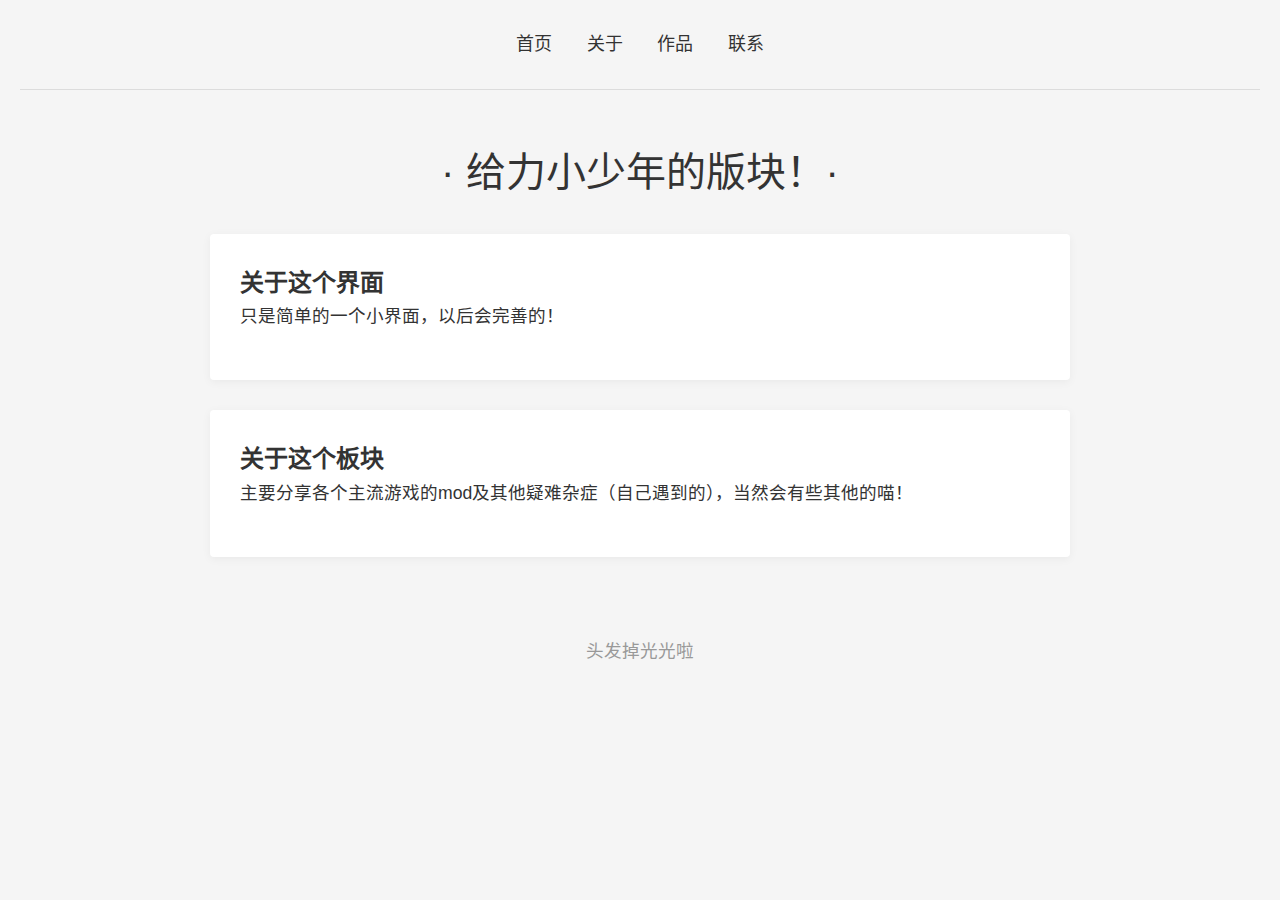
<file: index.html>
<!DOCTYPE html>
<html lang="zh-CN">
<head>
    <meta charset="UTF-8">
    <meta name="viewport" content="width=device-width, initial-scale=1.0">
    <title>或许会有帮助</title>
    <style>
        /* 基础样式重置 */
        * {
            margin: 0;
            padding: 0;
            box-sizing: border-box;
            font-family: 'Helvetica Neue', Arial, sans-serif;
        }
        
        /* 配色方案 */
        :root {
            --primary: #6C8EBF;  /* 柔和的蓝灰色 */
            --secondary: #D9C7B8; /* 米白色 */
            --text: #333333;     /* 深灰文字 */
            --light: #F5F5F5;    /* 浅灰背景 */
        }
        
        body {
            background-color: var(--light);
            color: var(--text);
            line-height: 1.6;
            padding: 0 20px;
        }
        
        /* 导航栏 */
        header {
            padding: 30px 0;
            text-align: center;
            border-bottom: 1px solid rgba(0,0,0,0.1);
        }
        
        nav a {
            color: var(--text);
            text-decoration: none;
            margin: 0 15px;
            font-size: 18px;
            transition: color 0.3s;
        }
        
        nav a:hover {
            color: var(--primary);
        }
        
        /* 主要内容区 */
        .container {
            max-width: 900px;
            margin: 50px auto;
            padding: 0 20px;
        }
        
        h1 {
            font-size: 2.5rem;
            margin-bottom: 30px;
            font-weight: 300;
            text-align: center;
        }
        
        p {
            margin-bottom: 20px;
            font-size: 1.1rem;
        }
        
        /* 卡片式内容区块 */
        .card {
            background: white;
            padding: 30px;
            margin-bottom: 30px;
            border-radius: 4px;
            box-shadow: 0 2px 10px rgba(0,0,0,0.05);
        }
        
        /* 页脚 */
        footer {
            text-align: center;
            padding: 30px 0;
            color: #999;
            font-size: 14px;
        }
        
        /* 响应式设计 */
        @media (max-width: 768px) {
            h1 {
                font-size: 2rem;
            }
            
            nav a {
                display: block;
                margin: 10px 0;
            }
        }
    </style>
</head>
<body>
    <header>
        <nav>
            <a href="#">首页</a>
            <a href="#">关于</a>
            <a href="#">作品</a>
            <a href="#">联系</a>
        </nav>
    </header>
    
    <div class="container">
        <h1> · 给力小少年的版块！· </h1>
        
        <div class="card">
            <h2>关于这个界面</h2>
            <p>只是简单的一个小界面，以后会完善的！</p>
        </div>
        
        <div class="card">
            <h2>关于这个板块</h2>
            <p>主要分享各个主流游戏的mod及其他疑难杂症（自己遇到的），当然会有些其他的喵！</p>
        </div>
    </div>
    
    <footer>
        <p>头发掉光光啦</p>
    </footer>
</body>
</html>
</file>
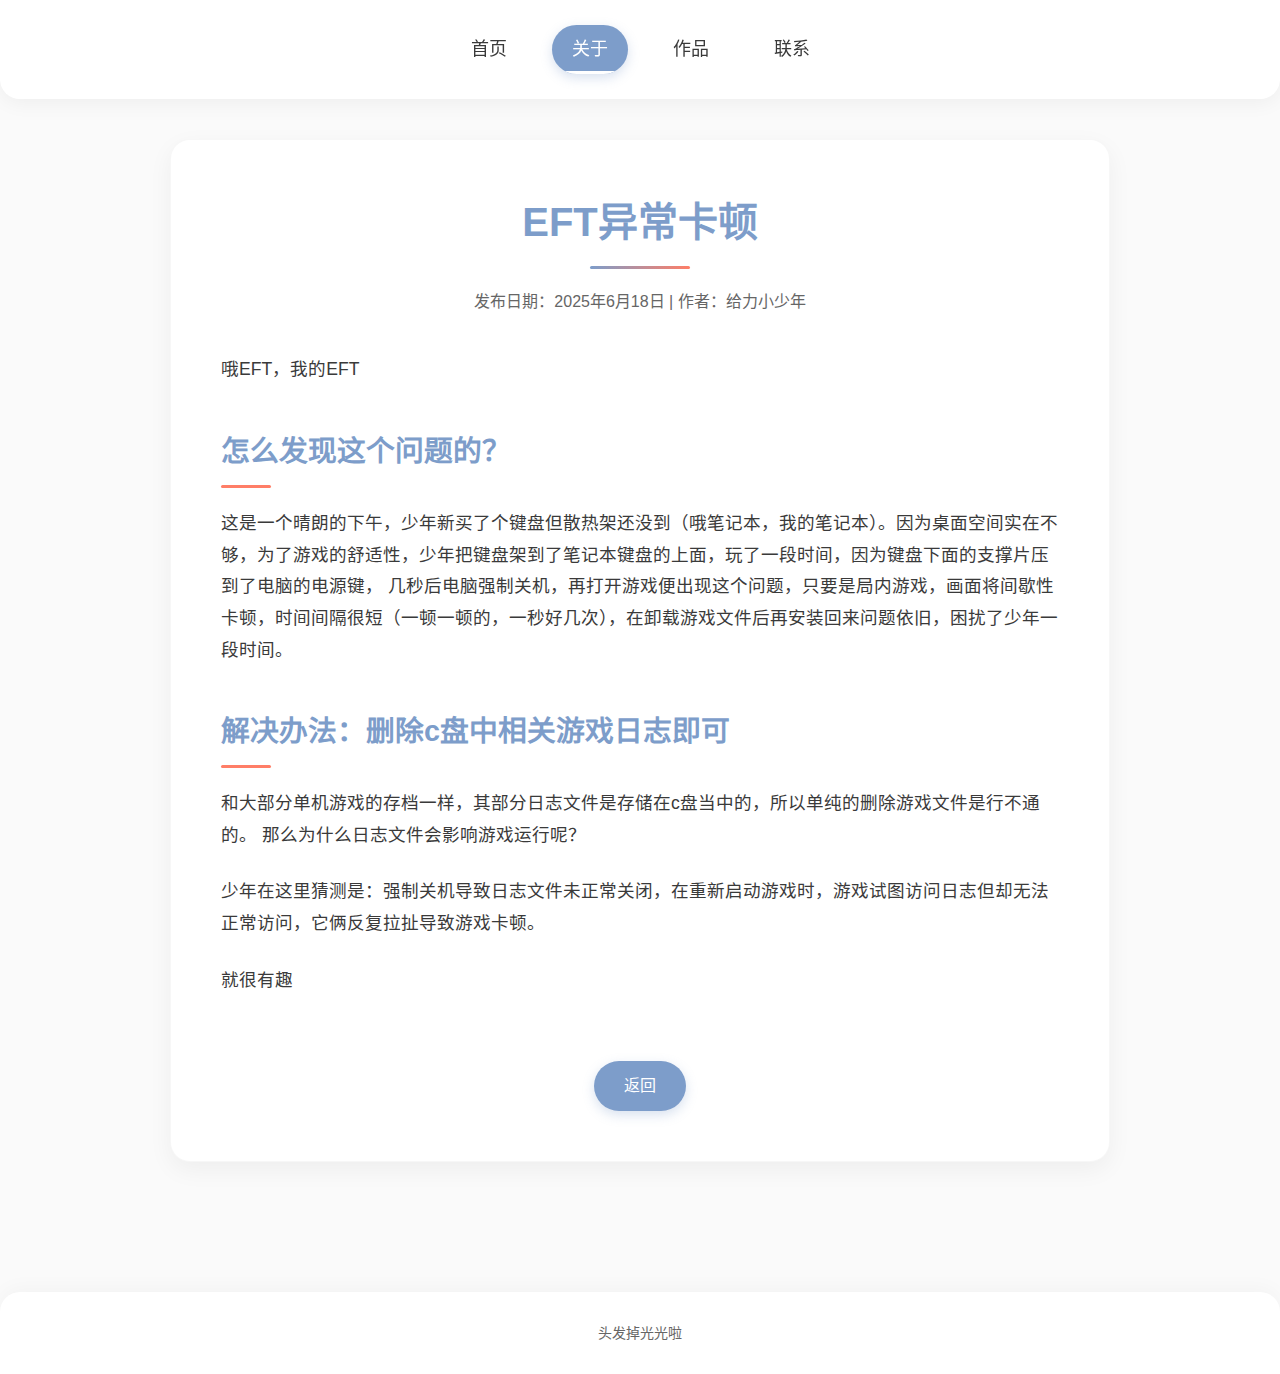
<file: abEFT.html>
<!DOCTYPE html>
<html lang="zh-CN">
<head>
    <meta charset="UTF-8">
    <meta name="viewport" content="width=device-width, initial-scale=1.0">
    <title>关于关于 | 给力小少年</title>
    <style>
        /* 基础样式重置 */
        * {
            margin: 0;
            padding: 0;
            box-sizing: border-box;
            font-family: 'Helvetica Neue', Arial, 'PingFang SC', 'Microsoft YaHei', sans-serif;
        }
        
        /* 配色方案 - 与主页一致 */
        :root {
            --primary: #7D9DCA;  /* 更明亮的蓝灰色 */
            --primary-light: #E1E9F5; /* 浅蓝色 */
            --secondary: #E8D8C5; /* 更温暖的米白色 */
            --text: #3A3A3A;     /* 深灰文字 */
            --text-light: #666666; /* 浅灰色文字 */
            --light: #FAFAFA;    /* 更白的背景 */
            --card-bg: #FFFFFF;  /* 卡片背景 */
            --highlight: #FF7E67; /* 强调色 - 珊瑚色 */
        }
        
        body {
            background-color: var(--light);
            color: var(--text);
            line-height: 1.6;
            padding: 0;
            min-height: 100vh;
            display: flex;
            flex-direction: column;
        }
        
        /* 导航栏 - 与主页一致 */
        header {
            padding: 25px 0;
            text-align: center;
            background-color: var(--card-bg);
            box-shadow: 0 4px 20px rgba(0,0,0,0.05);
            position: sticky;
            top: 0;
            z-index: 100;
            border-bottom-left-radius: 20px;
            border-bottom-right-radius: 20px;
        }
        
        nav {
            display: flex;
            justify-content: center;
            gap: 25px;
        }
        
        nav a {
            color: var(--text);
            text-decoration: none;
            font-size: 18px;
            padding: 10px 20px;
            border-radius: 50px;
            transition: all 0.3s ease;
            position: relative;
            overflow: hidden;
        }
        
        nav a:hover {
            color: var(--primary);
            background-color: var(--primary-light);
        }
        
        nav a.active {
            color: white;
            background-color: var(--primary);
            font-weight: 500;
            box-shadow: 0 4px 12px rgba(125, 157, 202, 0.3);
        }
        
        nav a::after {
            content: '';
            position: absolute;
            bottom: 0;
            left: 50%;
            width: 0;
            height: 3px;
            background-color: var(--highlight);
            transition: all 0.3s ease;
            transform: translateX(-50%);
            border-radius: 3px;
        }
        
        nav a:hover::after {
            width: 60%;
        }
        
        nav a.active::after {
            width: 80%;
            background-color: white;
        }
        
        /* 主要内容区 */
        .container {
            max-width: 1000px;
            margin: 40px auto;
            padding: 0 30px;
            flex: 1;
        }
        
        /* 文章卡片 - 圆润风格 */
        .article-card {
            background: var(--card-bg);
            padding: 50px;
            margin-bottom: 40px;
            border-radius: 20px;
            box-shadow: 0 8px 25px rgba(0,0,0,0.05);
            transition: all 0.3s ease;
            border: 1px solid rgba(0,0,0,0.03);
        }
        
        .article-card:hover {
            box-shadow: 0 12px 30px rgba(0,0,0,0.1);
        }
        
        .article-title {
            font-size: 2.5rem;
            margin-bottom: 20px;
            color: var(--primary);
            text-align: center;
            position: relative;
            padding-bottom: 15px;
        }
        
        .article-title::after {
            content: '';
            position: absolute;
            bottom: 0;
            left: 50%;
            transform: translateX(-50%);
            width: 100px;
            height: 3px;
            background: linear-gradient(90deg, var(--primary), var(--highlight));
            border-radius: 3px;
        }
        
        .article-meta {
            color: var(--text-light);
            text-align: center;
            margin-bottom: 40px;
            font-size: 1rem;
        }
        
        .article-content {
            font-size: 1.1rem;
            line-height: 1.8;
            color: var(--text);
        }
        
        .article-content p {
            margin-bottom: 25px;
        }
        
        .article-content h2 {
            font-size: 1.8rem;
            margin: 40px 0 20px;
            color: var(--primary);
            position: relative;
            padding-bottom: 10px;
        }
        
        .article-content h2::after {
            content: '';
            position: absolute;
            bottom: 0;
            left: 0;
            width: 50px;
            height: 3px;
            background-color: var(--highlight);
            border-radius: 3px;
        }
        
        /* 返回按钮 - 圆润风格 */
        .back-btn {
            display: inline-block;
            padding: 12px 30px;
            background-color: var(--primary);
            color: white;
            text-decoration: none;
            border-radius: 50px;
            margin-top: 40px;
            transition: all 0.3s ease;
            font-size: 1rem;
            border: none;
            cursor: pointer;
            box-shadow: 0 4px 12px rgba(125, 157, 202, 0.3);
        }
        
        .back-btn:hover {
            background-color: #6a8fc1;
            transform: translateY(-2px);
            box-shadow: 0 6px 15px rgba(125, 157, 202, 0.4);
        }
        
        .back-btn-container {
            text-align: center;
        }
        
        /* 页脚 - 与主页一致 */
        footer {
            text-align: center;
            padding: 30px 0;
            color: var(--text-light);
            font-size: 14px;
            background-color: var(--card-bg);
            border-top-left-radius: 20px;
            border-top-right-radius: 20px;
            box-shadow: 0 -4px 20px rgba(0,0,0,0.03);
            margin-top: 50px;
        }
        
        footer p {
            margin: 0;
        }
        
        /* 响应式设计 */
        @media (max-width: 768px) {
            nav {
                flex-direction: column;
                gap: 10px;
                align-items: center;
            }
            
            nav a {
                width: 80%;
                text-align: center;
            }
            
            .container {
                padding: 0 20px;
            }
            
            .article-card {
                padding: 30px;
            }
            
            .article-title {
                font-size: 2rem;
            }
        }
    </style>
</head>
<body>
    <header>
        <nav>
            <a href="index.html">首页</a>
            <a href="#" class="active">关于</a>
            <a href="dh.html">作品</a>
            <a href="#">联系</a>
        </nav>
    </header>
    
    <div class="container">
        <div class="article-card">
            <h1 class="article-title">EFT异常卡顿</h1>
            <div class="article-meta">
                发布日期：2025年6月18日 | 作者：给力小少年
            </div>
            <div class="article-content">
                <!-- 保留原有文章内容 -->
                <p>哦EFT，我的EFT</p>
                
                <h2>怎么发现这个问题的？</h2>
                <p>这是一个晴朗的下午，少年新买了个键盘但散热架还没到（哦笔记本，我的笔记本）。因为桌面空间实在不够，为了游戏的舒适性，少年把键盘架到了笔记本键盘的上面，玩了一段时间，因为键盘下面的支撑片压到了电脑的电源键，
                几秒后电脑强制关机，再打开游戏便出现这个问题，只要是局内游戏，画面将间歇性卡顿，时间间隔很短（一顿一顿的，一秒好几次），在卸载游戏文件后再安装回来问题依旧，困扰了少年一段时间。</p>
                
                <h2>解决办法：删除c盘中相关游戏日志即可</h2>
                <p>和大部分单机游戏的存档一样，其部分日志文件是存储在c盘当中的，所以单纯的删除游戏文件是行不通的。
                那么为什么日志文件会影响游戏运行呢？</p>
                <p>少年在这里猜测是：强制关机导致日志文件未正常关闭，在重新启动游戏时，游戏试图访问日志但却无法正常访问，它俩反复拉扯导致游戏卡顿。<p>
                
                <p>就很有趣</p>
            </div>
            
            <div class="back-btn-container">
                <a href="dh.html" class="back-btn">返回</a>
            </div>
        </div>
    </div>
    
    <footer>
        <p>头发掉光光啦</p>
    </footer>
    
    <script>
        // 导航栏选中效果
        document.querySelectorAll('nav a').forEach(link => {
            link.addEventListener('click', function() {
                document.querySelectorAll('nav a').forEach(a => a.classList.remove('active'));
                this.classList.add('active');
            });
        });
    </script>
</body>
</html>
</file>
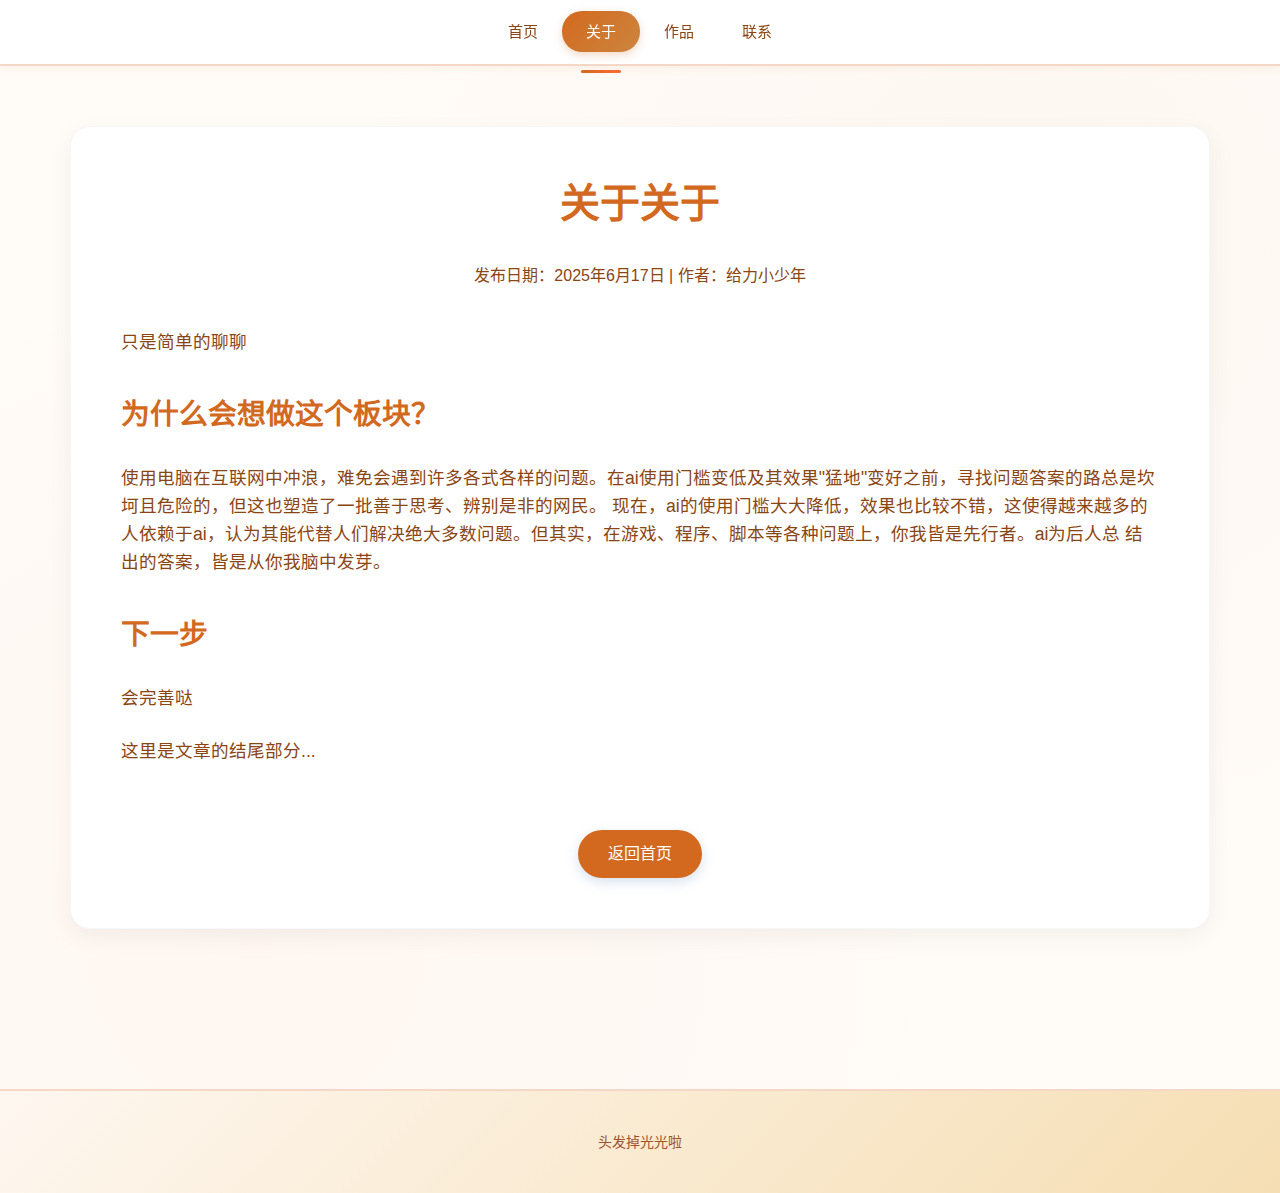
<file: about.html>
<!DOCTYPE html>
<html lang="zh-CN">

<head>
    <meta charset="UTF-8">
    <meta name="viewport" content="width=device-width, initial-scale=1.0">
    <title>关于关于 | 给力小少年</title>
    <link rel="stylesheet" href="./css/main.css">
    <style>
        /* 文章卡片 - 圆润风格 */
        .article-card {
            background: var(--card-bg);
            padding: 50px;
            margin-bottom: 40px;
            border-radius: 20px;
            box-shadow: 0 8px 25px rgba(0, 0, 0, 0.05);
            transition: all 0.3s ease;
            border: 1px solid rgba(0, 0, 0, 0.03);
        }

        .article-card:hover {
            box-shadow: 0 12px 30px rgba(0, 0, 0, 0.1);
        }

        .article-title {
            font-size: 2.5rem;
            margin-bottom: 20px;
            color: var(--primary);
            text-align: center;
            position: relative;
            padding-bottom: 15px;
        }

        .article-title::after {
            content: '';
            position: absolute;
            bottom: 0;
            left: 50%;
            transform: translateX(-50%);
            width: 100px;
            height: 3px;
            background: linear-gradient(90deg, var(--primary), var(--highlight));
            border-radius: 3px;
        }

        .article-meta {
            color: var(--text-light);
            text-align: center;
            margin-bottom: 40px;
            font-size: 1rem;
        }

        .article-content {
            font-size: 1.1rem;
            line-height: 1.8;
            color: var(--text);
        }

        .article-content p {
            margin-bottom: 25px;
        }

        .article-content h2 {
            font-size: 1.8rem;
            margin: 40px 0 20px;
            color: var(--primary);
            position: relative;
            padding-bottom: 10px;
        }

        .article-content h2::after {
            content: '';
            position: absolute;
            bottom: 0;
            left: 0;
            width: 50px;
            height: 3px;
            background-color: var(--highlight);
            border-radius: 3px;
        }

        /* 返回按钮 - 圆润风格 */
        .back-btn {
            display: inline-block;
            padding: 12px 30px;
            background-color: var(--primary);
            color: white;
            text-decoration: none;
            border-radius: 50px;
            margin-top: 40px;
            transition: all 0.3s ease;
            font-size: 1rem;
            border: none;
            cursor: pointer;
            box-shadow: 0 4px 12px rgba(125, 157, 202, 0.3);
        }

        .back-btn:hover {
            background-color: #6a8fc1;
            transform: translateY(-2px);
            box-shadow: 0 6px 15px rgba(125, 157, 202, 0.4);
        }

        .back-btn-container {
            text-align: center;
        }

        /* 响应式设计 */
        @media (max-width: 768px) {


            .article-card {
                padding: 30px;
            }

            .article-title {
                font-size: 2rem;
                margin-top: 10px;
            }

            .nav-toggle.active span:nth-child(1) {
                transform: rotate(45deg) translate(5px, 5px);
            }

            .nav-toggle.active span:nth-child(2) {
                opacity: 0;
            }

            .nav-toggle.active span:nth-child(3) {
                transform: rotate(-45deg) translate(7px, -6px);
            }
        }
    </style>
</head>

<body>
    <header>
        <div class="header-container">  
            <nav>
                <ul>
                    <li><a href="index.html">首页</a></li>
                    <li><a href="about.html" class="active">关于</a></li>
                    <li><a href="dh.html">作品</a></li>
                    <li><a href="#">联系</a></li>
                  </ul>
            </nav>
        </div>
    </header>

    <div class="container">
        <div class="article-card">
            <h1 class="article-title">关于关于</h1>
            <div class="article-meta">
                发布日期：2025年6月17日 | 作者：给力小少年
            </div>
            <div class="article-content">
                <!-- 保留原有文章内容 -->
                <p>只是简单的聊聊</p>

                <h2>为什么会想做这个板块？</h2>
                <p>使用电脑在互联网中冲浪，难免会遇到许多各式各样的问题。在ai使用门槛变低及其效果"猛地"变好之前，寻找问题答案的路总是坎坷且危险的，但这也塑造了一批善于思考、辨别是非的网民。
                    现在，ai的使用门槛大大降低，效果也比较不错，这使得越来越多的人依赖于ai，认为其能代替人们解决绝大多数问题。但其实，在游戏、程序、脚本等各种问题上，你我皆是先行者。ai为后人总
                    结出的答案，皆是从你我脑中发芽。</p>

                <h2>下一步</h2>
                <p>会完善哒</p>

                <p>这里是文章的结尾部分...</p>
            </div>

            <div class="back-btn-container">
                <a href="index.html" class="back-btn">返回首页</a>
            </div>
        </div>
    </div>

    <footer>
        <p>头发掉光光啦</p>
    </footer>

</body>

</html>
</file>
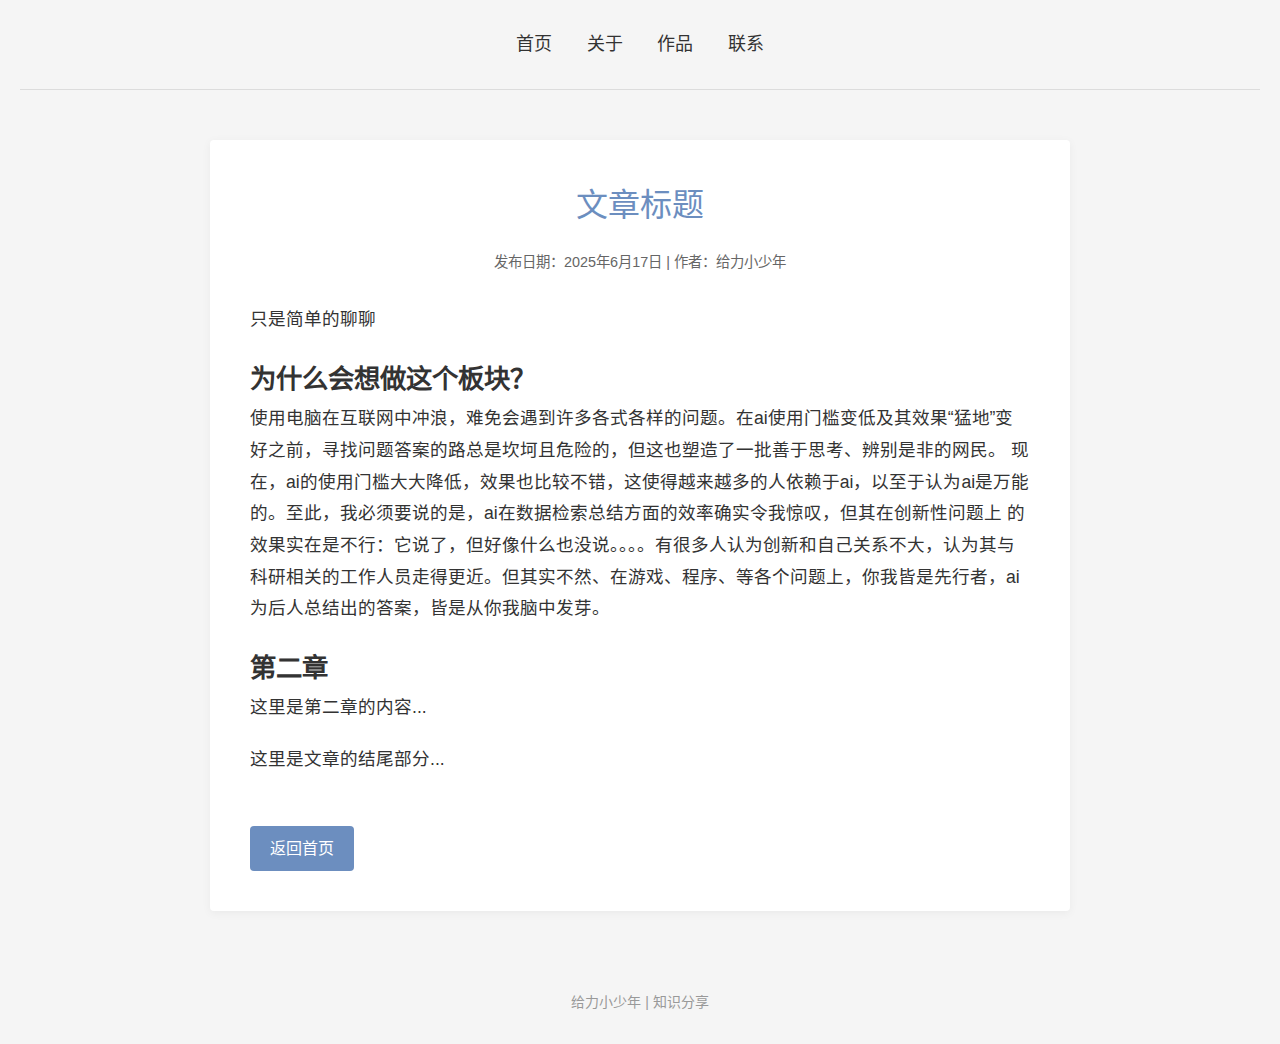
<file: bi.html>
<!DOCTYPE html>
<html lang="zh-CN">
<head>
    <meta charset="UTF-8">
    <meta name="viewport" content="width=device-width, initial-scale=1.0">
    <title>文章详情 | 给力小少年</title>
    <style>
        /* 保持与主站一致的样式 */
        * {
            margin: 0;
            padding: 0;
            box-sizing: border-box;
            font-family: 'Helvetica Neue', Arial, sans-serif;
        }
        
        :root {
            --primary: #6C8EBF;
            --secondary: #D9C7B8;
            --text: #333333;
            --light: #F5F5F5;
        }
        
        body {
            background-color: var(--light);
            color: var(--text);
            line-height: 1.6;
            padding: 0 20px;
        }
        
        header {
            padding: 30px 0;
            text-align: center;
            border-bottom: 1px solid rgba(0,0,0,0.1);
        }
        
        nav a {
            color: var(--text);
            text-decoration: none;
            margin: 0 15px;
            font-size: 18px;
            transition: color 0.3s;
        }
        
        nav a:hover {
            color: var(--primary);
        }
        
        .container {
            max-width: 900px;
            margin: 50px auto;
            padding: 0 20px;
        }
        
        h1 {
            font-size: 2.5rem;
            margin-bottom: 30px;
            font-weight: 300;
            text-align: center;
        }
        
        /* 文章卡片样式 */
        .article-card {
            background: white;
            padding: 40px;
            margin-bottom: 30px;
            border-radius: 4px;
            box-shadow: 0 2px 10px rgba(0,0,0,0.05);
        }
        
        .article-title {
            font-size: 2rem;
            margin-bottom: 20px;
            color: var(--primary);
            text-align: center;
        }
        
        .article-meta {
            color: #666;
            text-align: center;
            margin-bottom: 30px;
            font-size: 0.9rem;
        }
        
        .article-content {
            font-size: 1.1rem;
            line-height: 1.8;
        }
        
        .article-content p {
            margin-bottom: 20px;
        }
        
        /* 返回按钮 */
        .back-btn {
            display: inline-block;
            padding: 10px 20px;
            background-color: var(--primary);
            color: white;
            text-decoration: none;
            border-radius: 4px;
            margin-top: 30px;
            transition: background-color 0.3s;
        }
        
        .back-btn:hover {
            background-color: #5a7aab;
        }
        
        footer {
            text-align: center;
            padding: 30px 0;
            color: #999;
            font-size: 14px;
        }
        
        @media (max-width: 768px) {
            h1 {
                font-size: 2rem;
            }
            
            nav a {
                display: block;
                margin: 10px 0;
            }
            
            .article-card {
                padding: 20px;
            }
        }
    </style>
</head>
<body>
    <header>
        <nav>
            <a href="index.html">首页</a>
            <a href="#">关于</a>
            <a href="#">作品</a>
            <a href="#">联系</a>
        </nav>
    </header>
    
    <div class="container">
        <div class="article-card">
            <h1 class="article-title">文章标题</h1>
            <div class="article-meta">
                发布日期：2025年6月17日 | 作者：给力小少年
            </div>
            <div class="article-content">
                <!-- 在这里插入您的文章内容 -->
                <p>只是简单的聊聊</p>
                
                <h2>为什么会想做这个板块？</h2>
                <p>使用电脑在互联网中冲浪，难免会遇到许多各式各样的问题。在ai使用门槛变低及其效果“猛地”变好之前，寻找问题答案的路总是坎坷且危险的，但这也塑造了一批善于思考、辨别是非的网民。
                现在，ai的使用门槛大大降低，效果也比较不错，这使得越来越多的人依赖于ai，以至于认为ai是万能的。至此，我必须要说的是，ai在数据检索总结方面的效率确实令我惊叹，但其在创新性问题上
                的效果实在是不行：它说了，但好像什么也没说。。。。有很多人认为创新和自己关系不大，认为其与科研相关的工作人员走得更近。但其实不然、在游戏、程序、等各个问题上，你我皆是先行者，ai
                为后人总结出的答案，皆是从你我脑中发芽。</p>
                
                <h2>第二章</h2>
                <p>这里是第二章的内容...</p>
                
                <p>这里是文章的结尾部分...</p>
            </div>
            
            <a href="index.html" class="back-btn">返回首页</a>
        </div>
    </div>
    
    <footer>
        <p>给力小少年 | 知识分享</p>
    </footer>
</body>
</html>
</file>
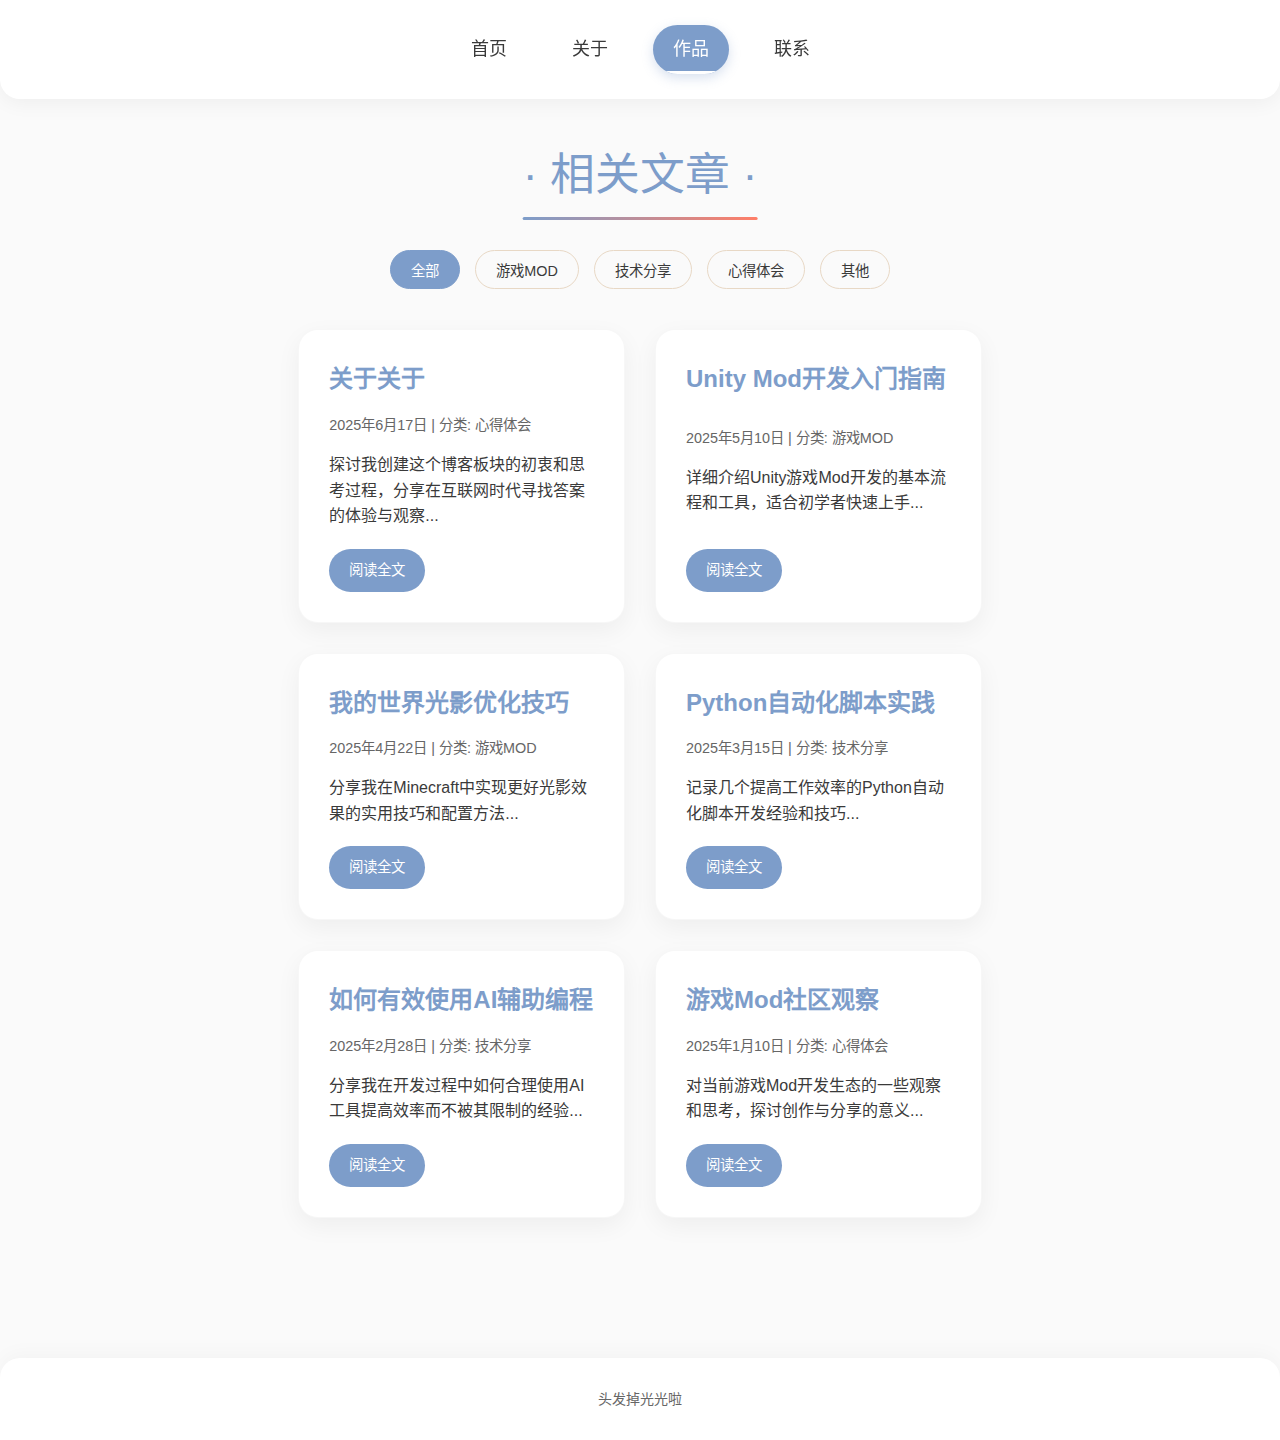
<file: dh.html>
<!DOCTYPE html>
<html lang="zh-CN">
<head>
    <meta charset="UTF-8">
    <meta name="viewport" content="width=device-width, initial-scale=1.0">
    <title>博客目录 | 给力小少年</title>
    <style>
        /* 基础样式重置 - 与主页一致 */
        * {
            margin: 0;
            padding: 0;
            box-sizing: border-box;
            font-family: 'Helvetica Neue', Arial, 'PingFang SC', 'Microsoft YaHei', sans-serif;
        }
        
        /* 配色方案 - 与主页一致 */
        :root {
            --primary: #7D9DCA;
            --primary-light: #E1E9F5;
            --secondary: #E8D8C5;
            --text: #3A3A3A;
            --text-light: #666666;
            --light: #FAFAFA;
            --card-bg: #FFFFFF;
            --highlight: #FF7E67;
        }
        
        body {
            background-color: var(--light);
            color: var(--text);
            line-height: 1.6;
            padding: 0;
            min-height: 100vh;
            display: flex;
            flex-direction: column;
        }
        
        /* 导航栏 - 与主页一致 */
        header {
            padding: 25px 0;
            text-align: center;
            background-color: var(--card-bg);
            box-shadow: 0 4px 20px rgba(0,0,0,0.05);
            position: sticky;
            top: 0;
            z-index: 100;
            border-bottom-left-radius: 20px;
            border-bottom-right-radius: 20px;
        }
        
        nav {
            display: flex;
            justify-content: center;
            gap: 25px;
        }
        
        nav a {
            color: var(--text);
            text-decoration: none;
            font-size: 18px;
            padding: 10px 20px;
            border-radius: 50px;
            transition: all 0.3s ease;
            position: relative;
            overflow: hidden;
        }
        
        nav a:hover {
            color: var(--primary);
            background-color: var(--primary-light);
        }
        
        nav a.active {
            color: white;
            background-color: var(--primary);
            font-weight: 500;
            box-shadow: 0 4px 12px rgba(125, 157, 202, 0.3);
        }
        
        nav a::after {
            content: '';
            position: absolute;
            bottom: 0;
            left: 50%;
            width: 0;
            height: 3px;
            background-color: var(--highlight);
            transition: all 0.3s ease;
            transform: translateX(-50%);
            border-radius: 3px;
        }
        
        nav a:hover::after {
            width: 60%;
        }
        
        nav a.active::after {
            width: 80%;
            background-color: white;
        }
        
        /* 主要内容区 */
        .container {
            max-width: 1000px;
            margin: 40px auto;
            padding: 0 30px;
            flex: 1;
        }
        
        .page-title {
            font-size: 2.8rem;
            margin-bottom: 40px;
            font-weight: 300;
            text-align: center;
            color: var(--primary);
            position: relative;
            display: inline-block;
            left: 50%;
            transform: translateX(-50%);
        }
        
        .page-title::after {
            content: '';
            position: absolute;
            bottom: -10px;
            left: 0;
            width: 100%;
            height: 3px;
            background: linear-gradient(90deg, var(--primary), var(--highlight));
            border-radius: 3px;
        }
        
        /* 文章目录卡片 */
        .article-list {
            display: grid;
            grid-template-columns: repeat(auto-fill, minmax(300px, 1fr));
            gap: 30px;
            margin-bottom: 50px;
        }
        
        .article-item {
            background: var(--card-bg);
            padding: 30px;
            border-radius: 20px;
            box-shadow: 0 8px 25px rgba(0,0,0,0.05);
            transition: all 0.3s ease;
            border: 1px solid rgba(0,0,0,0.03);
            display: flex;
            flex-direction: column;
        }
        
        .article-item:hover {
            transform: translateY(-5px);
            box-shadow: 0 12px 30px rgba(0,0,0,0.1);
        }
        
        .article-item h2 {
            font-size: 1.5rem;
            margin-bottom: 15px;
            color: var(--primary);
            flex-grow: 1;
        }
        
        .article-item .meta {
            color: var(--text-light);
            font-size: 0.9rem;
            margin-bottom: 15px;
        }
        
        .article-item .excerpt {
            margin-bottom: 20px;
            color: var(--text);
            line-height: 1.6;
            flex-grow: 1;
        }
        
        .read-more {
            display: inline-block;
            padding: 10px 20px;
            background-color: var(--primary);
            color: white;
            text-decoration: none;
            border-radius: 50px;
            transition: all 0.3s ease;
            align-self: flex-start;
            font-size: 0.9rem;
        }
        
        .read-more:hover {
            background-color: #6a8fc1;
            transform: translateY(-2px);
            box-shadow: 0 4px 12px rgba(125, 157, 202, 0.3);
        }
        
        /* 分类筛选 */
        .category-filter {
            display: flex;
            justify-content: center;
            gap: 15px;
            margin-bottom: 40px;
            flex-wrap: wrap;
        }
        
        .category-btn {
            padding: 8px 20px;
            background-color: var(--light);
            color: var(--text);
            border: 1px solid var(--secondary);
            border-radius: 50px;
            cursor: pointer;
            transition: all 0.3s ease;
            font-size: 0.9rem;
        }
        
        .category-btn:hover, .category-btn.active {
            background-color: var(--primary);
            color: white;
            border-color: var(--primary);
        }
        
        /* 页脚 - 与主页一致 */
        footer {
            text-align: center;
            padding: 30px 0;
            color: var(--text-light);
            font-size: 14px;
            background-color: var(--card-bg);
            border-top-left-radius: 20px;
            border-top-right-radius: 20px;
            box-shadow: 0 -4px 20px rgba(0,0,0,0.03);
            margin-top: 50px;
        }
        
        footer p {
            margin: 0;
        }
        
        /* 响应式设计 */
        @media (max-width: 768px) {
            nav {
                flex-direction: column;
                gap: 10px;
                align-items: center;
            }
            
            nav a {
                width: 80%;
                text-align: center;
            }
            
            .container {
                padding: 0 20px;
            }
            
            .article-list {
                grid-template-columns: 1fr;
            }
            
            .page-title {
                font-size: 2.2rem;
            }
        }
    </style>
</head>
<body>
    <header>
        <nav>
            <a href="index.html">首页</a>
            <a href="bi.html">关于</a>
            <a href="#" class="active">作品</a>
            <a href="#">联系</a>
        </nav>
    </header>
    
    <div class="container">
        <h1 class="page-title">· 相关文章 ·</h1>
        
        <!-- 分类筛选 -->
        <div class="category-filter">
            <button class="category-btn active">全部</button>
            <button class="category-btn">游戏MOD</button>
            <button class="category-btn">技术分享</button>
            <button class="category-btn">心得体会</button>
            <button class="category-btn">其他</button>
        </div>
        
        <!-- 文章目录 -->
        <div class="article-list">
            <!-- 文章1 -->
            <div class="article-item">
                <h2>关于关于</h2>
                <div class="meta">2025年6月17日 | 分类: 心得体会</div>
                <p class="excerpt">探讨我创建这个博客板块的初衷和思考过程，分享在互联网时代寻找答案的体验与观察...</p>
                <a href="bi.html" class="read-more">阅读全文</a>
            </div>
            
            <!-- 文章2 -->
            <div class="article-item">
                <h2>Unity Mod开发入门指南</h2>
                <div class="meta">2025年5月10日 | 分类: 游戏MOD</div>
                <p class="excerpt">详细介绍Unity游戏Mod开发的基本流程和工具，适合初学者快速上手...</p>
                <a href="article-unity-mod.html" class="read-more">阅读全文</a>
            </div>
            
            <!-- 文章3 -->
            <div class="article-item">
                <h2>我的世界光影优化技巧</h2>
                <div class="meta">2025年4月22日 | 分类: 游戏MOD</div>
                <p class="excerpt">分享我在Minecraft中实现更好光影效果的实用技巧和配置方法...</p>
                <a href="article-mc-shader.html" class="read-more">阅读全文</a>
            </div>
            
            <!-- 文章4 -->
            <div class="article-item">
                <h2>Python自动化脚本实践</h2>
                <div class="meta">2025年3月15日 | 分类: 技术分享</div>
                <p class="excerpt">记录几个提高工作效率的Python自动化脚本开发经验和技巧...</p>
                <a href="article-python-auto.html" class="read-more">阅读全文</a>
            </div>
            
            <!-- 文章5 -->
            <div class="article-item">
                <h2>如何有效使用AI辅助编程</h2>
                <div class="meta">2025年2月28日 | 分类: 技术分享</div>
                <p class="excerpt">分享我在开发过程中如何合理使用AI工具提高效率而不被其限制的经验...</p>
                <a href="article-ai-coding.html" class="read-more">阅读全文</a>
            </div>
            
            <!-- 文章6 -->
            <div class="article-item">
                <h2>游戏Mod社区观察</h2>
                <div class="meta">2025年1月10日 | 分类: 心得体会</div>
                <p class="excerpt">对当前游戏Mod开发生态的一些观察和思考，探讨创作与分享的意义...</p>
                <a href="article-mod-community.html" class="read-more">阅读全文</a>
            </div>
        </div>
    </div>
    
    <footer>
        <p>头发掉光光啦</p>
    </footer>
    
    <script>
        // 导航栏选中效果
        document.querySelectorAll('nav a').forEach(link => {
            link.addEventListener('click', function() {
                document.querySelectorAll('nav a').forEach(a => a.classList.remove('active'));
                this.classList.add('active');
            });
        });
        
        // 分类筛选功能
        document.querySelectorAll('.category-btn').forEach(btn => {
            btn.addEventListener('click', function() {
                document.querySelectorAll('.category-btn').forEach(b => b.classList.remove('active'));
                this.classList.add('active');
                // 这里可以添加实际筛选逻辑
                console.log('筛选分类:', this.textContent);
            });
        });
    </script>
</body>
</html>
</file>
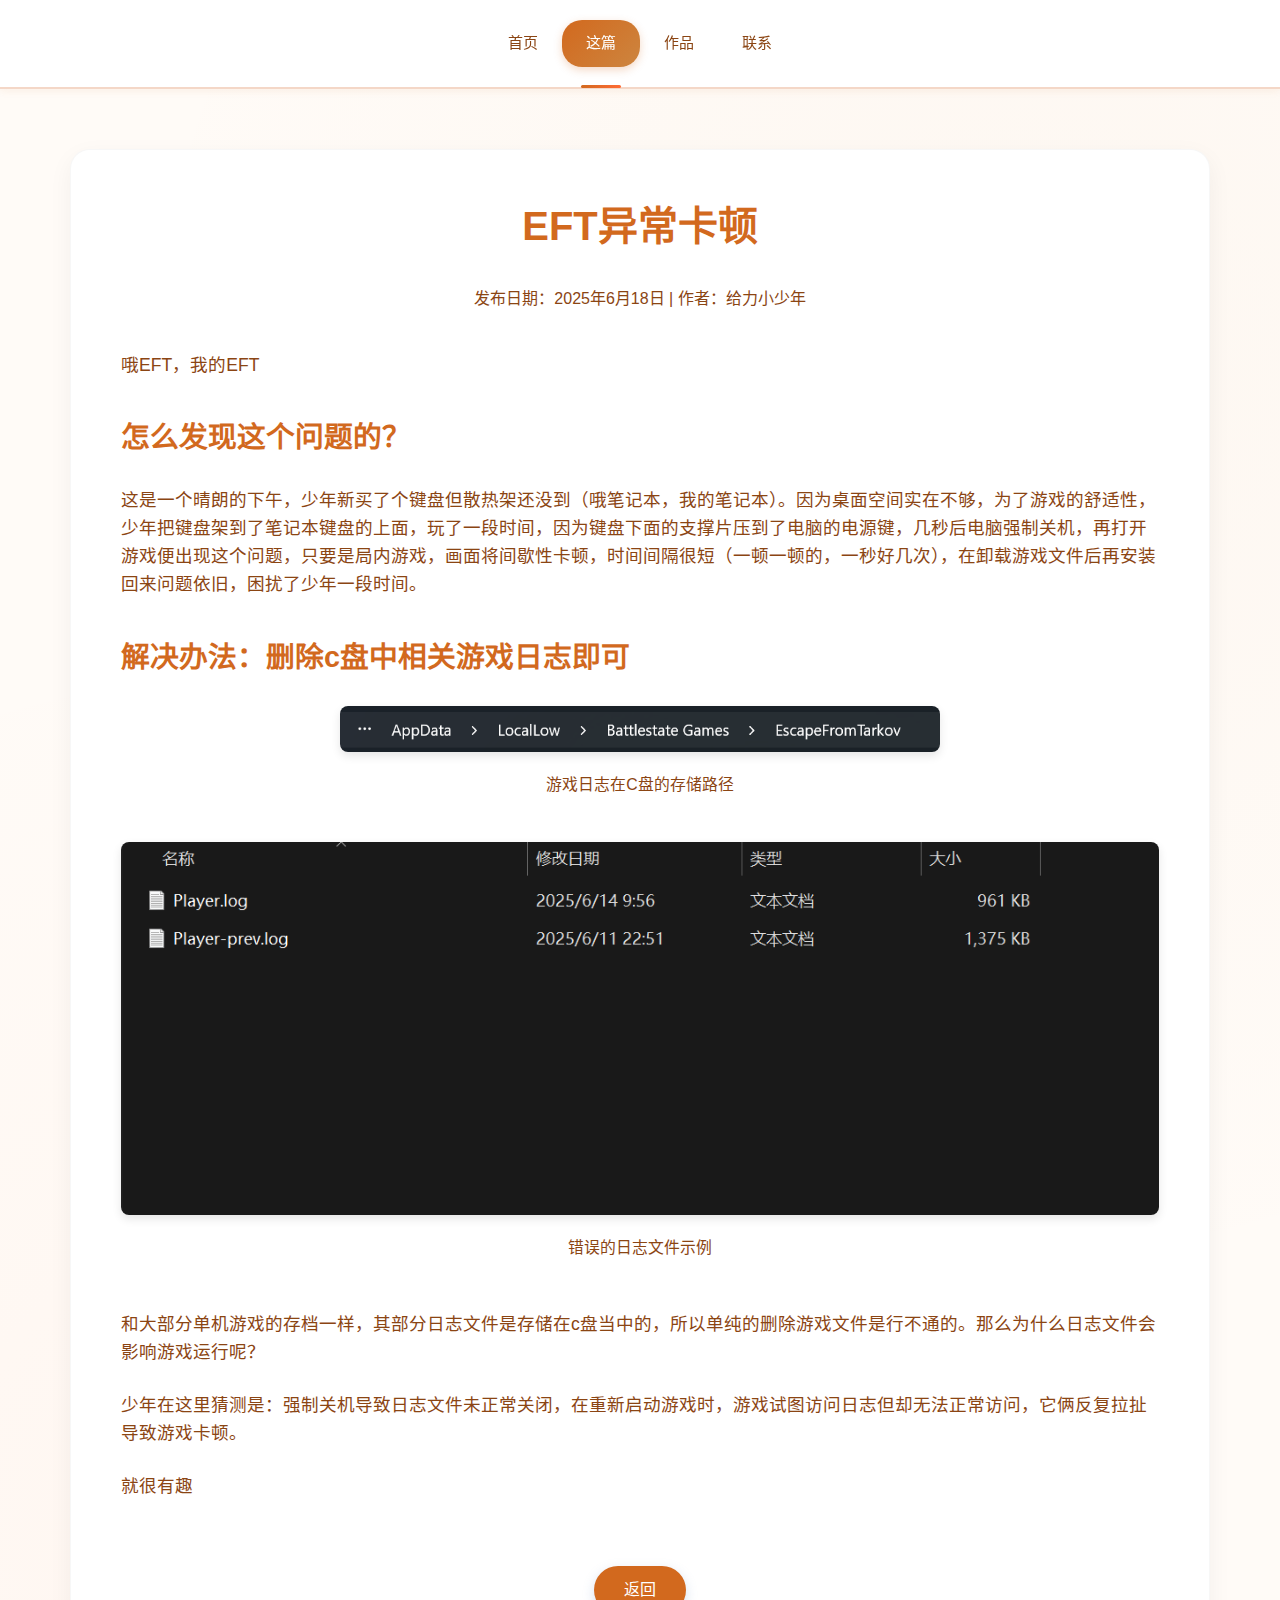
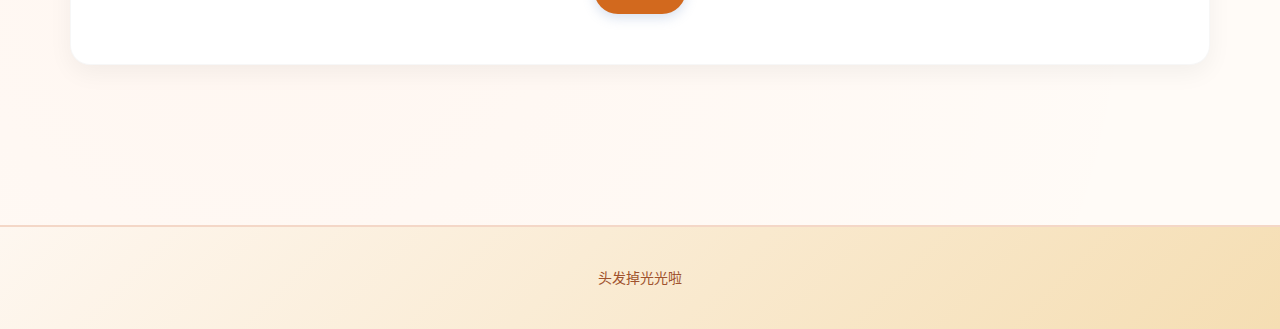
<file: post/abEFT.html>
<!DOCTYPE html>
<html lang="zh-CN">
  <head>
    <meta charset="UTF-8" />
    <meta name="viewport" content="width=device-width, initial-scale=1.0" />
    <title>EFT异常卡顿 | 给力小少年</title>
    <!-- 移除base标签，改用相对路径 -->
    <link rel="stylesheet" href="../css/main.css" />
    <style>
      /* 文章卡片 - 圆润风格 */
      .article-card {
        background: var(--card-bg);
        padding: 50px;
        margin-bottom: 40px;
        border-radius: 20px;
        box-shadow: 0 8px 25px rgba(0, 0, 0, 0.05);
        transition: all 0.3s ease;
        border: 1px solid rgba(0, 0, 0, 0.03);
      }

      .article-card:hover {
        box-shadow: 0 12px 30px rgba(0, 0, 0, 0.1);
      }

      .article-title {
        font-size: 2.5rem;
        margin-bottom: 20px;
        color: var(--primary);
        text-align: center;
        position: relative;
        padding-bottom: 15px;
      }

      .article-title::after {
        content: "";
        position: absolute;
        bottom: 0;
        left: 50%;
        transform: translateX(-50%);
        width: 100px;
        height: 3px;
        background: linear-gradient(90deg, var(--primary), var(--highlight));
        border-radius: 3px;
      }

      .article-meta {
        color: var(--text-light);
        text-align: center;
        margin-bottom: 40px;
        font-size: 1rem;
      }

      .article-content {
        font-size: 1.1rem;
        line-height: 1.8;
        color: var(--text);
      }

      .article-content p {
        margin-bottom: 25px;
      }

      .article-content h2 {
        font-size: 1.8rem;
        margin: 40px 0 20px;
        color: var(--primary);
        position: relative;
        padding-bottom: 10px;
      }

      .article-content h2::after {
        content: "";
        position: absolute;
        bottom: 0;
        left: 0;
        width: 50px;
        height: 3px;
        background-color: var(--highlight);
        border-radius: 3px;
      }

      /* 返回按钮 - 圆润风格 */
      .back-btn {
        display: inline-block;
        padding: 12px 30px;
        background-color: var(--primary);
        color: white;
        text-decoration: none;
        border-radius: 50px;
        margin-top: 40px;
        transition: all 0.3s ease;
        font-size: 1rem;
        border: none;
        cursor: pointer;
        box-shadow: 0 4px 12px rgba(125, 157, 202, 0.3);
      }

      .back-btn:hover {
        background-color: #6a8fc1;
        transform: translateY(-2px);
        box-shadow: 0 6px 15px rgba(125, 157, 202, 0.4);
      }

      .back-btn-container {
        text-align: center;
      }

      /* 新增图片样式 */
      .article-image {
        max-width: 100%;
        height: auto;
        border-radius: 8px;
        margin: 20px 0;
        box-shadow: 0 4px 10px rgba(0, 0, 0, 0.1);
        display: block;
        margin-left: auto;
        margin-right: auto;
        cursor: zoom-in;
        transition: transform 0.3s ease, box-shadow 0.3s ease;
      }

      .article-image:hover {
        transform: translateY(-3px);
        box-shadow: 0 6px 15px rgba(0, 0, 0, 0.15);
      }

      /* 图片容器，用于多图排列 */
      .image-grid {
        display: grid;
        grid-template-columns: repeat(auto-fit, minmax(300px, 1fr));
        gap: 20px;
        margin: 25px 0;
      }

      /* 图片说明文字 */
      .image-caption {
        text-align: center;
        font-size: 0.9em;
        color: var(--text-light);
        margin-top: 8px;
        margin-bottom: 15px;
      }

      /* 图片放大效果 */
      .zoomed {
        position: fixed;
        top: 50%;
        left: 50%;
        transform: translate(-50%, -50%) scale(1.05);
        z-index: 1000;
        max-width: 90vw;
        max-height: 90vh;
        cursor: zoom-out;
        box-shadow: 0 0 0 100vmax rgba(0, 0, 0, 0.8);
        border-radius: 10px;
      }

      /* 响应式设计 */
      @media (max-width: 768px) {
        .article-card {
          padding: 30px;
        }

        .article-title {
          font-size: 2rem;
        }

        .image-grid {
          grid-template-columns: 1fr;
        }

        .article-image {
          max-width: 100%;
        }
      }
    </style>
  </head>

  <body>
    <header>
      <nav>
        <a href="index.html">首页</a>
        <a href="#" class="active">这篇</a>
        <a href="dh.html">作品</a>
        <a href="#">联系</a>
      </nav>
    </header>

    <div class="container">
      <div class="article-card">
        <h1 class="article-title">EFT异常卡顿</h1>
        <div class="article-meta">
          发布日期：2025年6月18日 | 作者：给力小少年
        </div>
        <div class="article-content">
          <p>哦EFT，我的EFT</p>

          <h2>怎么发现这个问题的？</h2>
          <p>
            这是一个晴朗的下午，少年新买了个键盘但散热架还没到（哦笔记本，我的笔记本）。因为桌面空间实在不够，为了游戏的舒适性，少年把键盘架到了笔记本键盘的上面，玩了一段时间，因为键盘下面的支撑片压到了电脑的电源键，几秒后电脑强制关机，再打开游戏便出现这个问题，只要是局内游戏，画面将间歇性卡顿，时间间隔很短（一顿一顿的，一秒好几次），在卸载游戏文件后再安装回来问题依旧，困扰了少年一段时间。
          </p>

          <h2>解决办法：删除c盘中相关游戏日志即可</h2>

          <!-- 单张图片示例 -->
          <img
            src="https://glxsn.github.io/picture/2.png"
            alt="游戏日志存储路径"
            class="article-image"
            style="max-width: 600px"
          />
          <p class="image-caption">游戏日志在C盘的存储路径</p>

          <!-- 多图网格布局示例 -->
          <div class="image-grid">
            <div>
              <img
                src="https://glxsn.github.io/picture/1.png"
                alt="日志文件示例1"
                class="article-image"
              />
              <p class="image-caption">错误的日志文件示例</p>
            </div>
          </div>

          <p>
            和大部分单机游戏的存档一样，其部分日志文件是存储在c盘当中的，所以单纯的删除游戏文件是行不通的。那么为什么日志文件会影响游戏运行呢？
          </p>

          <p>
            少年在这里猜测是：强制关机导致日志文件未正常关闭，在重新启动游戏时，游戏试图访问日志但却无法正常访问，它俩反复拉扯导致游戏卡顿。
          </p>

          <p>就很有趣</p>
        </div>

        <div class="back-btn-container">
          <a href="dh.html" class="back-btn">返回</a>
        </div>
      </div>
    </div>

    <footer>
      <p>头发掉光光啦</p>
    </footer>

    <script>
      // 图片点击放大功能
      document.querySelectorAll(".article-image").forEach((img) => {
        img.addEventListener("click", function () {
          // 如果已经是放大状态，则恢复原状
          if (this.classList.contains("zoomed")) {
            this.classList.remove("zoomed");
          }
          // 否则放大图片
          else {
            // 先收起其他已放大的图片
            document
              .querySelectorAll(".zoomed")
              .forEach((el) => el.classList.remove("zoomed"));
            // 放大当前图片
            this.classList.add("zoomed");
          }
        });
      });

      // 点击空白处收起放大的图片
      document.addEventListener("click", function (e) {
        if (!e.target.classList.contains("article-image")) {
          document
            .querySelectorAll(".zoomed")
            .forEach((el) => el.classList.remove("zoomed"));
        }
      });
    </script>
  </body>
</html>
</file>
<file: css/main.css>
/* 基础样式重置 */
* {
  margin: 0;
  padding: 0;
  box-sizing: border-box;
  font-family: -apple-system, BlinkMacSystemFont, "Segoe UI", Roboto, "Helvetica Neue", Arial, sans-serif;
}

/* 枫叶色系配色方案 */
:root {
  --primary: #d2691e;
  --primary-dark: #b8621a;
  --primary-light: #fef7f0;
  --secondary: #cd853f;
  --accent: #ff6b35;
  --text: #2d1810;
  --text-light: #8b4513;
  --text-muted: #a0522d;
  --background: #fffbf7;
  --card-bg: #ffffff;
  --border: #f4d7c7;
  --hover: #fff4ed;
  --warm-beige: #f5deb3;
  --maple-red: #ff4500;
  --focus-ring: rgba(210, 105, 30, 0.3);
}

/* 优化后的页面加载动画 - 减少同时触发的动画 */
@keyframes fadeInUp {
  from {
    opacity: 0;
    transform: translateY(20px);
  }
  to {
    opacity: 1;
    transform: translateY(0);
  }
}

@keyframes slideInLeft {
  from {
    opacity: 0;
    transform: translateX(-20px);
  }
  to {
    opacity: 1;
    transform: translateX(0);
  }
}

/* 优化bounce动画 - 减少变换幅度 */
@keyframes bounce {
  0%, 20%, 50%, 80%, 100% {
    transform: translateY(0);
  }
  40% {
    transform: translateY(-2px);
  }
  60% {
    transform: translateY(-1px);
  }
}

/* 移除body的动画，改为只在首次加载时应用 */
body {
  background-color: var(--background);
  color: var(--text);
  line-height: 1.5;
  font-size: 16px;
  min-height: 100vh;
  display: flex;
  flex-direction: column;
  /* 简化背景渐变 */
  background-image:
    radial-gradient(circle at 20% 80%, rgba(255, 107, 53, 0.03) 0%, transparent 50%),
    radial-gradient(circle at 80% 20%, rgba(205, 133, 63, 0.03) 0%, transparent 50%);
}

/* 优化导航栏 - 移除backdrop-filter减少GPU负担 */
header {
  background-color: var(--card-bg);
  border-bottom: 2px solid var(--border);
  padding: 20px 0;
  position: sticky;
  top: 0;
  z-index: 100;
  /* 移除backdrop-filter，改用普通阴影 */
  box-shadow: 0 2px 8px rgba(210, 105, 30, 0.08);
  /* 只在首次加载时应用动画 */
  animation: slideInLeft 0.6s ease-out;
}

nav {
  max-width: 1200px;
  margin: 0 auto;
  padding: 0 30px;
  display: flex;
  justify-content: center;
  align-items: center;
}

nav ul {
  list-style: none;
  display: flex;
  gap: 0;
}

nav ul li {
  display: inline-block;
}

nav a {
  color: var(--text-light);
  text-decoration: none;
  font-size: 15px;
  font-weight: 500;
  padding: 12px 24px;
  border-radius: 20px;
  transition: all 0.2s ease; /* 缩短过渡时间 */
  position: relative;
  outline: none;
  /* 启用GPU加速 */
  will-change: transform;
}

nav a:hover {
  color: white;
  background: linear-gradient(135deg, rgba(210, 105, 30, 0.8), rgba(205, 133, 63, 0.8));
  transform: translateY(-1px);
  box-shadow: 0 2px 6px rgba(210, 105, 30, 0.15); /* 减少阴影复杂度 */
}

nav a:focus {
  outline: 2px solid var(--focus-ring);
  outline-offset: 2px;
}

nav a.active {
  color: white;
  background: linear-gradient(135deg, var(--primary), var(--secondary));
  font-weight: 500;
  border-radius: 20px;
  box-shadow: 0 3px 8px rgba(210, 105, 30, 0.25); /* 减少阴影复杂度 */
}

nav a.active:hover {
  background: linear-gradient(135deg, var(--primary-dark), var(--primary));
  transform: translateY(-1px);
}

nav a.active::after {
  content: "";
  position: absolute;
  bottom: -21px;
  left: 50%;
  transform: translateX(-50%);
  width: 40px;
  height: 3px;
  background: linear-gradient(90deg, var(--primary), var(--accent));
  border-radius: 2px;
}

/* 主要内容区 */
.container {
  max-width: 1200px;
  margin: 0 auto;
  padding: 60px 30px;
  flex: 1;
}

/* 优化卡片样式 - 减少动画延迟和复杂度 */
.card {
  background-color: var(--card-bg);
  border: 1px solid var(--border);
  border-radius: 12px;
  padding: 32px;
  margin-bottom: 24px;
  transition: all 0.2s ease; /* 缩短过渡时间 */
  box-shadow: 0 2px 6px rgba(210, 105, 30, 0.04); /* 减少阴影复杂度 */
  /* 只在首次加载时应用动画 */
  animation: fadeInUp 0.4s ease-out;
  animation-fill-mode: both;
  will-change: transform; /* 启用GPU加速 */
}

.card:hover {
  border-color: var(--secondary);
  box-shadow: 0 4px 12px rgba(210, 105, 30, 0.08); /* 减少阴影复杂度 */
  transform: translateY(-1px); /* 减少变换幅度 */
}

/* 减少动画延迟 */
.card:nth-child(1) { animation-delay: 0.05s; }
.card:nth-child(2) { animation-delay: 0.1s; }
.card:nth-child(3) { animation-delay: 0.15s; }
.card:nth-child(4) { animation-delay: 0.2s; }
.card:nth-child(5) { animation-delay: 0.25s; }

/* 优化按钮样式 */
.btn {
  display: inline-flex;
  align-items: center;
  justify-content: center;
  padding: 12px 24px;
  font-size: 14px;
  font-weight: 500;
  text-decoration: none;
  border-radius: 8px;
  border: 1px solid var(--border);
  background-color: var(--card-bg);
  color: var(--text);
  transition: all 0.2s ease; /* 缩短过渡时间 */
  cursor: pointer;
  position: relative;
  outline: none;
  will-change: transform; /* 启用GPU加速 */
}

/* 简化按钮波纹效果 */
.btn::before {
  content: '';
  position: absolute;
  top: 50%;
  left: 50%;
  width: 0;
  height: 0;
  background: rgba(255, 255, 255, 0.2);
  border-radius: 50%;
  transform: translate(-50%, -50%);
  transition: width 0.3s, height 0.3s; /* 缩短动画时间 */
  pointer-events: none;
}

.btn:active::before {
  width: 150px; /* 减少波纹大小 */
  height: 150px;
}

.btn:hover {
  background-color: var(--hover);
  border-color: var(--secondary);
  transform: translateY(-1px);
  /* 移除bounce动画，减少复杂度 */
}

.btn:focus {
  outline: 2px solid var(--focus-ring);
  outline-offset: 2px;
}

.btn-primary {
  background: linear-gradient(135deg, var(--primary), var(--secondary));
  color: white;
  border-color: var(--primary);
  box-shadow: 0 2px 4px rgba(210, 105, 30, 0.15); /* 减少阴影复杂度 */
}

.btn-primary:hover {
  background: linear-gradient(135deg, var(--primary-dark), var(--primary));
  border-color: var(--primary-dark);
  box-shadow: 0 3px 8px rgba(210, 105, 30, 0.2); /* 减少阴影复杂度 */
  /* 移除bounce动画 */
}

.btn-primary:focus {
  outline: 2px solid var(--focus-ring);
  outline-offset: 2px;
}

/* 优化表单样式 */
.form-group {
  margin-bottom: 20px;
}

.form-label {
  display: block;
  font-size: 14px;
  font-weight: 500;
  color: var(--text);
  margin-bottom: 6px;
}

.form-input {
  width: 100%;
  padding: 10px 12px;
  font-size: 15px;
  border: 1px solid var(--border);
  border-radius: 6px;
  background-color: var(--background);
  color: var(--text);
  transition: all 0.2s ease; /* 缩短过渡时间 */
  outline: none;
}

.form-input:focus {
  outline: none;
  border-color: var(--primary);
  box-shadow: 0 0 0 2px var(--focus-ring); /* 减少阴影复杂度 */
  transform: scale(1.01); /* 减少缩放幅度 */
}

.form-input:invalid {
  border-color: var(--maple-red);
  box-shadow: 0 0 0 2px rgba(255, 69, 0, 0.1);
}

.form-input.error {
  border-color: var(--maple-red);
  background-color: rgba(255, 69, 0, 0.05);
  animation: shake 0.3s ease-in-out; /* 缩短动画时间 */
}

/* 优化shake动画 */
@keyframes shake {
  0%, 100% { transform: translateX(0); }
  25% { transform: translateX(-2px); } /* 减少摇摆幅度 */
  75% { transform: translateX(2px); }
}

.form-error {
  color: var(--maple-red);
  font-size: 12px;
  margin-top: 4px;
  display: none;
  animation: fadeInUp 0.2s ease; /* 缩短动画时间 */
}

.form-error.show {
  display: block;
}

.form-success {
  color: var(--primary);
  font-size: 12px;
  margin-top: 4px;
  display: none;
  animation: fadeInUp 0.2s ease; /* 缩短动画时间 */
}

.form-success.show {
  display: block;
}

/* 标题样式 */
h1, h2, h3, h4, h5, h6 {
  font-weight: 600;
  color: var(--text);
  margin-bottom: 16px;
  line-height: 1.3;
}

h1 { font-size: 32px; }
h2 { font-size: 24px; }
h3 { font-size: 20px; }

/* 段落样式 */
p {
  color: var(--text-light);
  margin-bottom: 16px;
  line-height: 1.6;
}

/* 链接样式 */
a {
  color: var(--primary);
  text-decoration: none;
  transition: color 0.2s ease; /* 缩短过渡时间 */
}

a:hover {
  color: var(--accent);
  text-decoration: underline;
}

/* 页脚 */
footer {
  background: linear-gradient(135deg, var(--primary-light), var(--warm-beige));
  border-top: 2px solid var(--border);
  padding: 40px 0;
  margin-top: 60px;
}

footer .container {
  text-align: center;
  padding: 0 30px;
  width: 100%;
  max-width: 1200px;
  margin: 0 auto;
}

footer p {
  color: var(--text-muted);
  font-size: 14px;
  margin: 0;
  text-align: center;
}

/* 优化响应式设计 */
@media (max-width: 768px) {
  header {
    padding: 15px 0;
  }

  nav {
    padding: 0 20px;
  }

  nav ul {
    flex-wrap: wrap;
    justify-content: center;
    gap: 8px;
  }

  nav a {
    font-size: 14px;
    padding: 10px 16px;
  }

  .container {
    padding: 40px 20px;
  }

  .card {
    padding: 24px;
  }

  h1 { font-size: 28px; }
  h2 { font-size: 22px; }

  footer {
    padding: 30px 0;
  }
}

@media (max-width: 480px) {
  .container {
    padding: 30px 15px;
  }

  .card {
    padding: 20px;
  }

  nav a {
    padding: 8px 12px;
    font-size: 13px;
  }

  .btn {
    padding: 10px 20px;
    font-size: 13px;
  }
}

/* 简化加载动画 */
.loading {
  display: inline-block;
  width: 20px;
  height: 20px;
  border: 2px solid var(--border);
  border-radius: 50%;
  border-top-color: var(--primary);
  animation: spin 1s linear infinite; /* 改为linear使动画更流畅 */
}

@keyframes spin {
  to { transform: rotate(360deg); }
}

/* 工具提示 */
.tooltip {
  position: relative;
  display: inline-block;
}

.tooltip .tooltiptext {
  visibility: hidden;
  width: 120px;
  background-color: var(--text);
  color: white;
  text-align: center;
  border-radius: 6px;
  padding: 5px 8px;
  position: absolute;
  z-index: 1;
  bottom: 125%;
  left: 50%;
  margin-left: -60px;
  opacity: 0;
  transition: opacity 0.2s; /* 缩短过渡时间 */
  font-size: 12px;
}

.tooltip:hover .tooltiptext {
  visibility: visible;
  opacity: 1;
}

/* 优化滚动条样式 */
::-webkit-scrollbar {
  width: 8px;
}

::-webkit-scrollbar-track {
  background: var(--primary-light);
}

::-webkit-scrollbar-thumb {
  background: var(--secondary);
  border-radius: 4px;
}

::-webkit-scrollbar-thumb:hover {
  background: var(--primary);
}

/* 渐变文字效果 */
.gradient-text {
  background: linear-gradient(135deg, var(--primary), var(--accent));
  -webkit-background-clip: text;
  -webkit-text-fill-color: transparent;
  background-clip: text;
  font-weight: 600;
}

/* 优化交互式元素 */
.interactive {
  cursor: pointer;
  user-select: none;
  transition: transform 0.2s ease; /* 缩短过渡时间 */
  will-change: transform;
}

.interactive:hover {
  transform: scale(1.03); /* 减少缩放幅度 */
}

.interactive:active {
  transform: scale(0.97); /* 减少缩放幅度 */
}

/* 优化页面切换动画 */
.page-transition {
  animation: pageSlideIn 0.3s ease-out; /* 缩短动画时间 */
}

@keyframes pageSlideIn {
  from {
    opacity: 0;
    transform: translateX(20px); /* 减少移动距离 */
  }
  to {
    opacity: 1;
    transform: translateX(0);
  }
}

/* 添加首次加载动画类 */
.first-load {
  animation: fadeInUp 0.6s ease-out;
}

/* 性能优化：减少重绘和回流 */
.card,
.btn,
nav a,
.form-input {
  backface-visibility: hidden;
  -webkit-backface-visibility: hidden;
}
</file>
